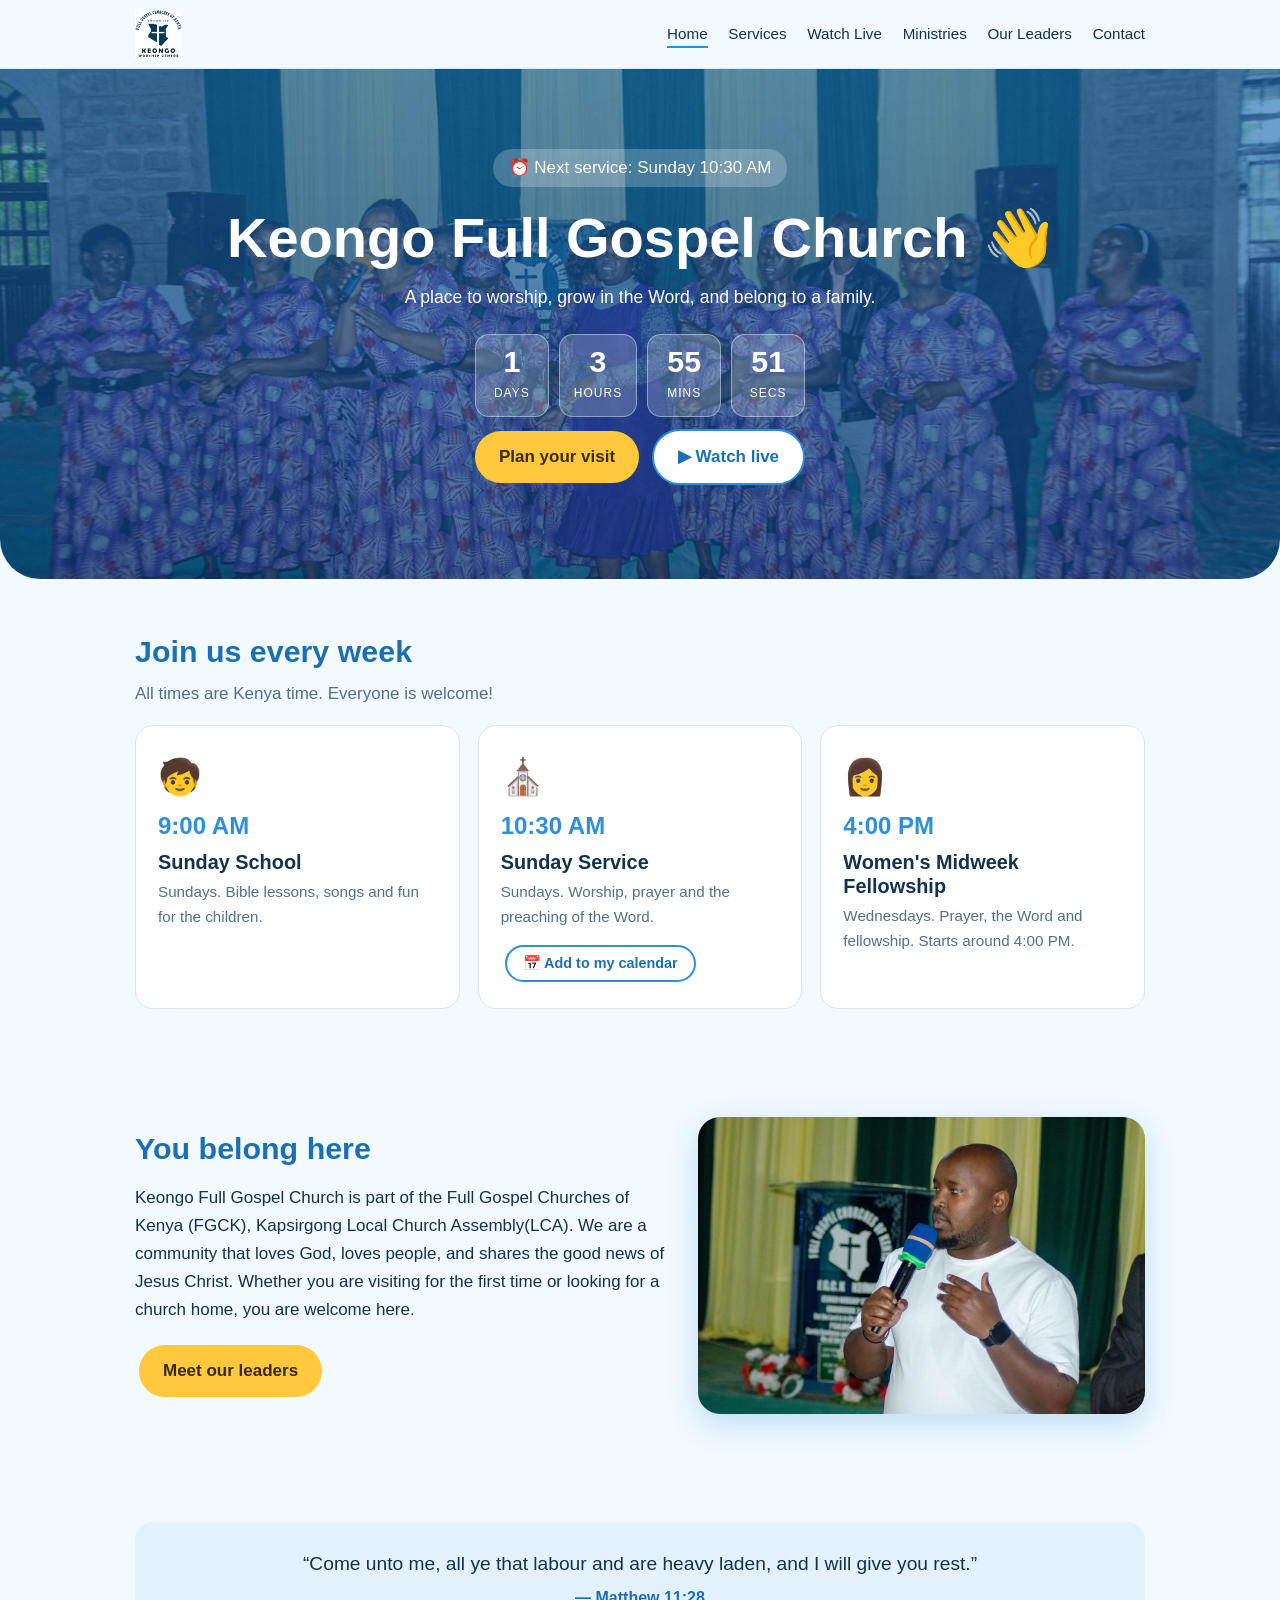
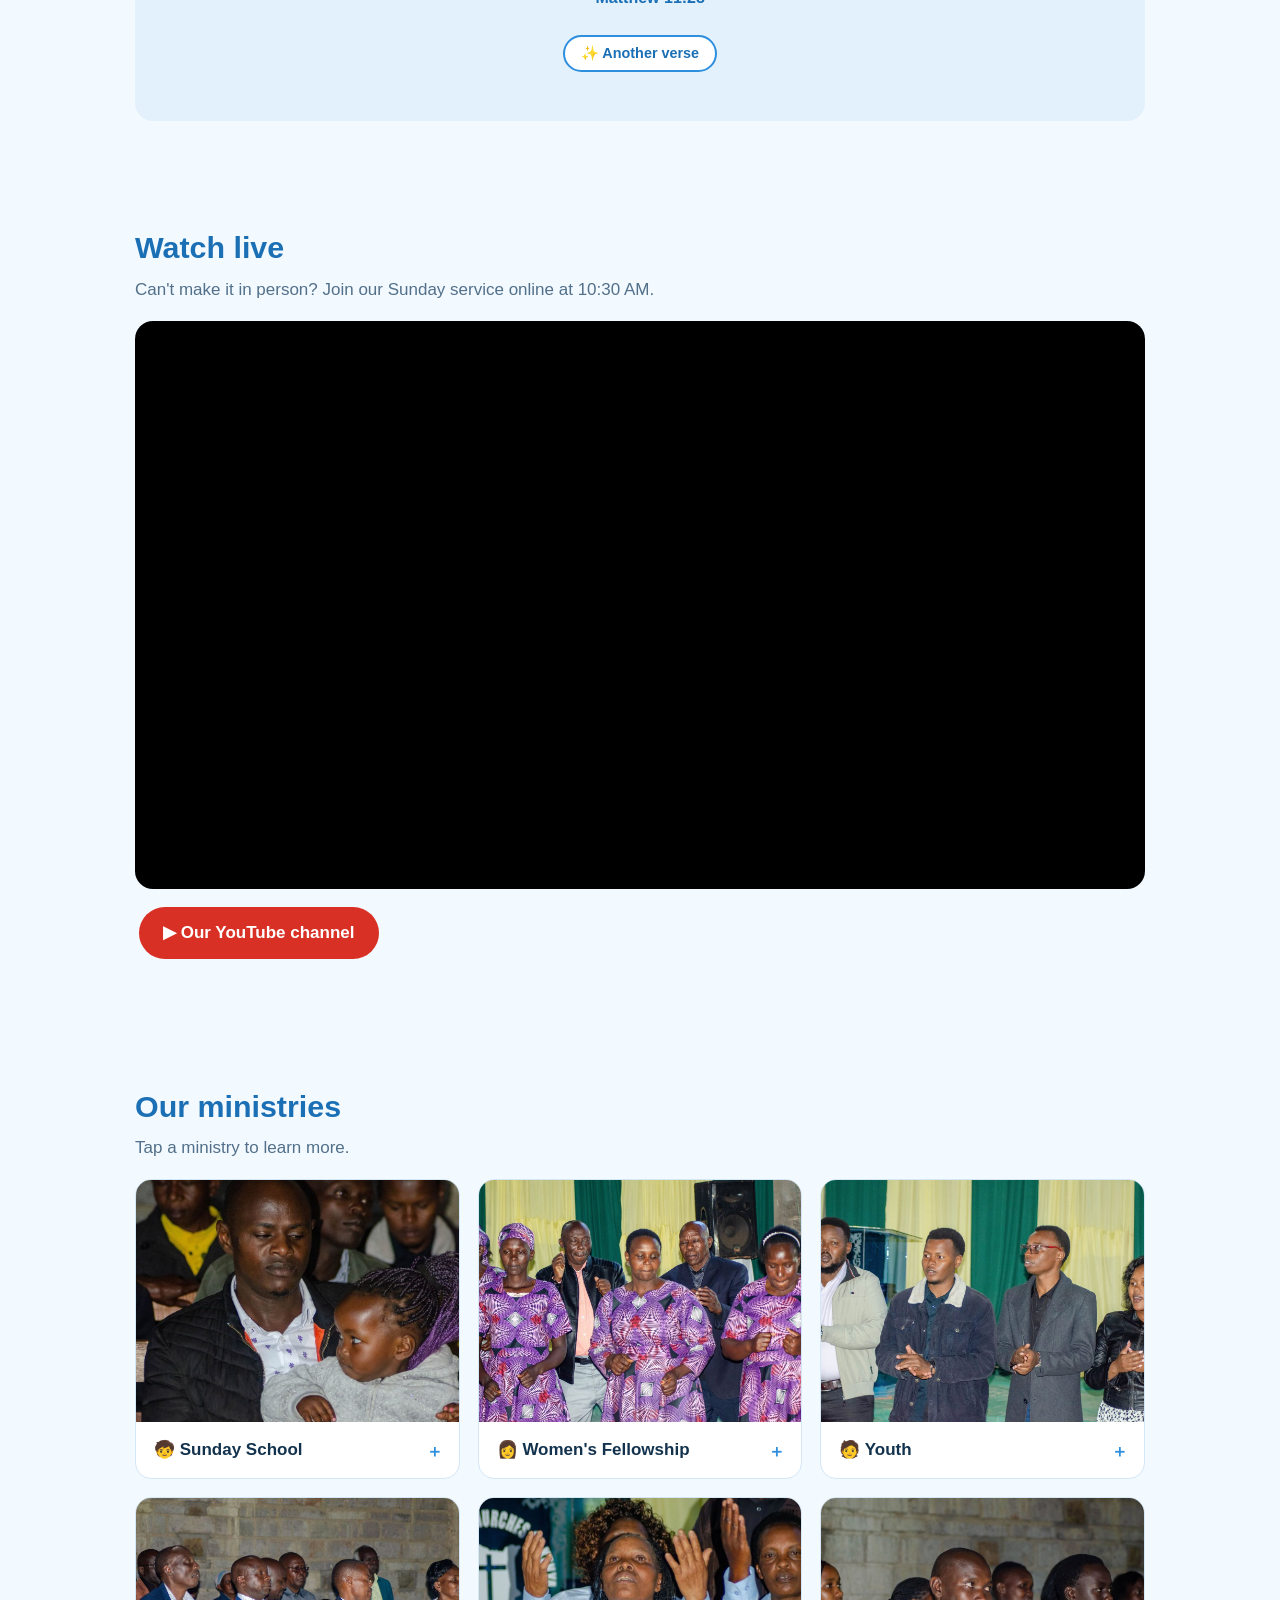
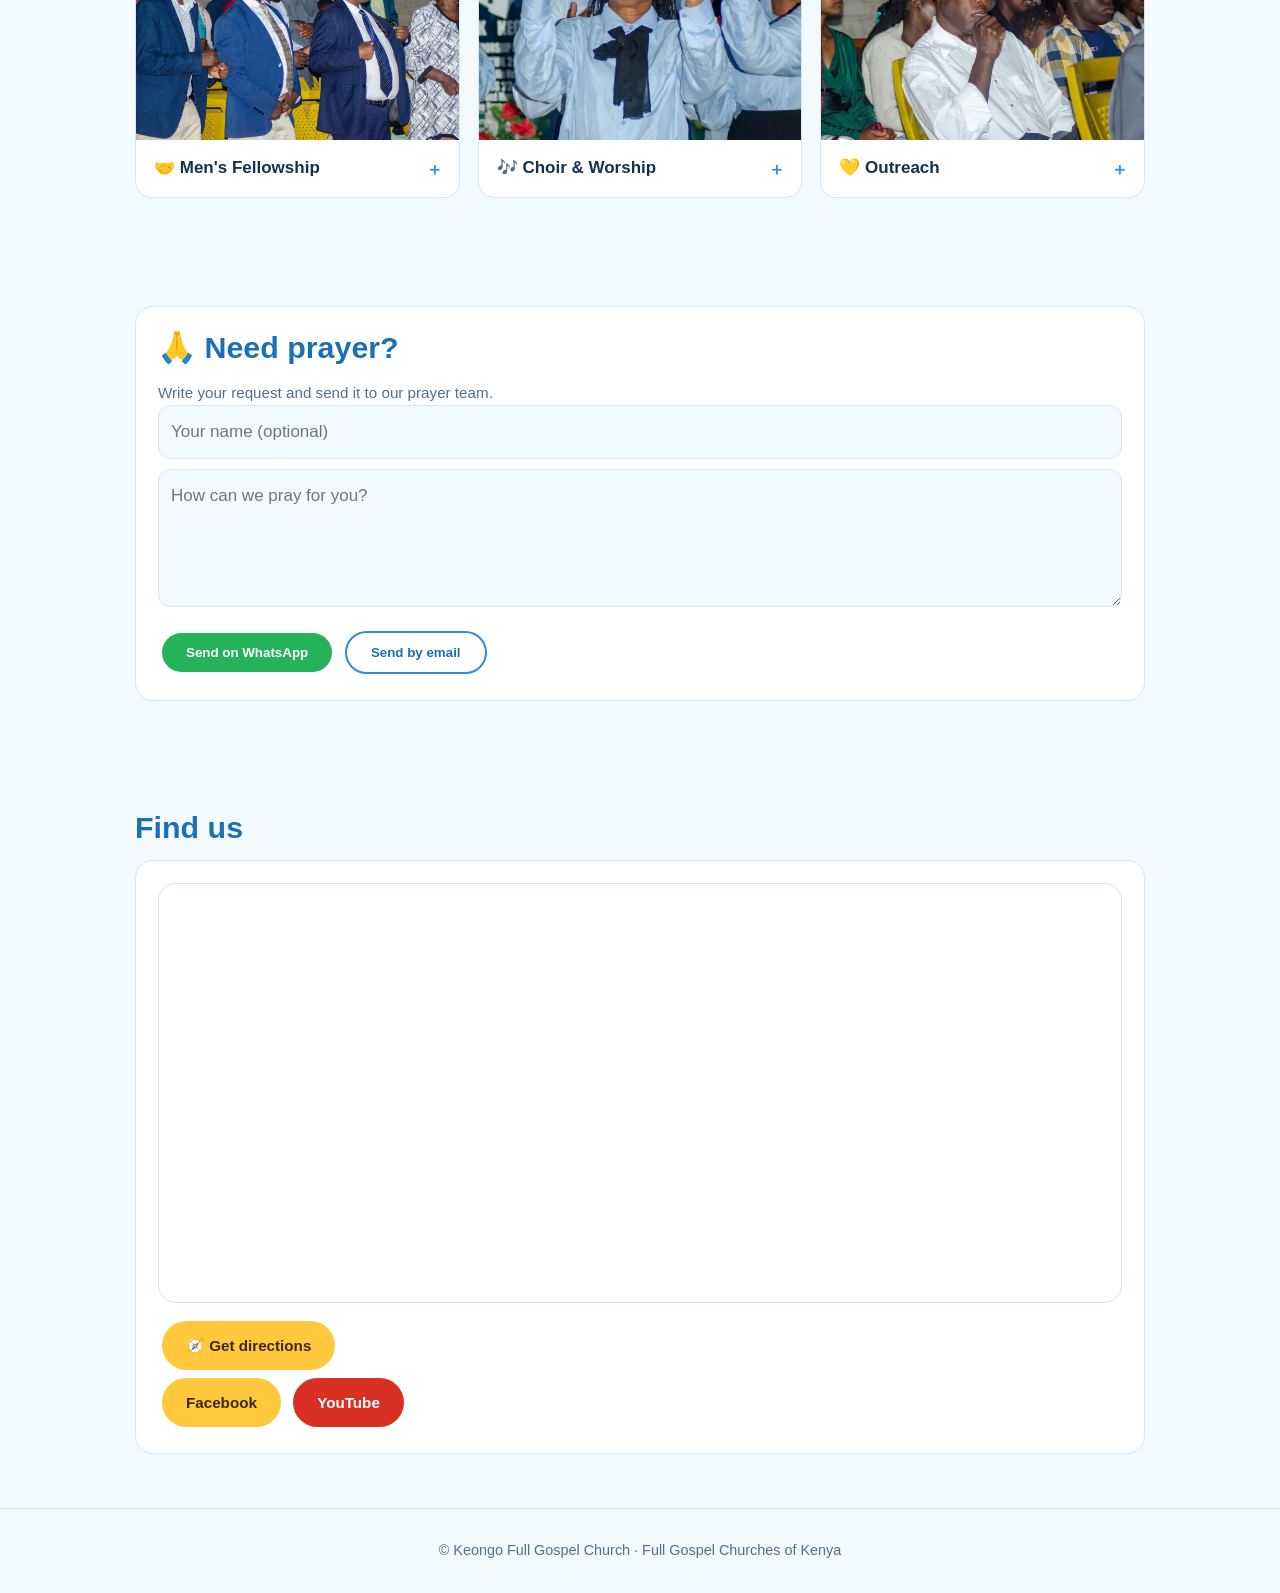
<file: index.html>
<!DOCTYPE html>
<html lang="en">
<head>
<meta charset="utf-8">
<meta name="viewport" content="width=device-width, initial-scale=1">
<title>Keongo Full Gospel Church</title>
<meta name="description" content="Keongo Full Gospel Church (FGCK) - service times, ministries, leaders and contacts.">
<link rel="stylesheet" href="style.css">
</head>
<body>
<header><nav>
  <a class="logo" href="index.html"><img src="photos/logo-small.png" alt="Keongo Full Gospel Church" onerror="this.replaceWith('✝ Keongo FGCK')"></a>
  <div>
    <a href="index.html" class="on">Home</a>
    <a href="index.html#times">Services</a>
    <a href="index.html#watch">Watch Live</a>
    <a href="index.html#ministries">Ministries</a>
    <a href="leaders.html">Our Leaders</a>
    <a href="index.html#contact">Contact</a>
  </div>
</nav></header>

<!-- ===== TOP BANNER (photo: photos/hero.jpg) ===== -->
<div class="hero">
  <div class="pill" id="pill">⏰ Next service: Sunday 10:30 AM</div>
  <h1> Keongo Full Gospel Church <span class="wave">👋</span></h1>
  <p>A place to worship, grow in the Word, and belong to a family.</p>
  <div class="cd" id="cd">
    <div><b id="cd-d">0</b><span>Days</span></div><div><b id="cd-h">0</b><span>Hours</span></div>
    <div><b id="cd-m">0</b><span>Mins</span></div><div><b id="cd-s">0</b><span>Secs</span></div>
  </div>
  <a class="btn" href="#times">Plan your visit</a>
  <a class="btn alt" href="#watch">▶ Watch live</a>
</div>

<!-- ===== SERVICE TIMES ===== -->
<section id="times">
  <h2 class="rv">Join us every week</h2>
  <p class="sub rv">All times are Kenya time. Everyone is welcome!</p>
  <div class="grid">
    <div class="card rv"><div class="ic">🧒</div><div class="time">9:00 AM</div><h3>Sunday School</h3><p>Sundays. Bible lessons, songs and fun for the children.</p></div>
    <div class="card rv"><div class="ic">⛪</div><div class="time">10:30 AM</div><h3>Sunday Service</h3><p>Sundays. Worship, prayer and the preaching of the Word.</p>
      <p style="margin-top:12px"><button class="btn sm alt" id="ics" type="button">📅 Add to my calendar</button></p></div>
    <div class="card rv"><div class="ic">👩</div><div class="time">4:00 PM</div><h3>Women's Midweek Fellowship</h3><p>Wednesdays. Prayer, the Word and fellowship. Starts around 4:00 PM.</p></div>
  </div>
</section>

<!-- ===== WELCOME ===== -->
<section id="about">
  <div class="about">
    <div class="rv">
      <h2>You belong here</h2>
      <p>Keongo Full Gospel Church is part of the Full Gospel Churches of Kenya (FGCK), Kapsirgong Local Church Assembly(LCA). We are a community that loves God, loves people, and shares the good news of Jesus Christ. Whether you are visiting for the first time or looking for a church home, you are welcome here.</p>
      <a class="btn" href="leaders.html">Meet our leaders</a>
    </div>
    <img class="rv" src="photos/welcome.jpg" alt="Speaking at Keongo FGC" onerror="this.style.display='none'">
  </div>
</section>

<!-- ===== VERSE ===== -->
<section>
  <div class="verse rv">
    <div id="vt"></div><small id="vr"></small>
    <p><button class="btn sm alt" id="vn" type="button">✨ Another verse</button></p>
  </div>
</section>

<!-- ===== WATCH LIVE (YouTube) =====
  EDIT: replace YOUR_CHANNEL_ID (starts with UC...) and YOUR_CHANNEL_URL (e.g. https://www.youtube.com/@YourChannel)
  Channel ID: YouTube Studio > Settings > Channel > Advanced settings. -->
<section id="watch">
  <h2 class="rv">Watch live</h2>
  <p class="sub rv">Can't make it in person? Join our Sunday service online at 10:30 AM.</p>
  <div class="video rv">
    <iframe src="https://www.youtube.com/embed/live_stream?channel=YOUR_CHANNEL_ID" title="Keongo Full Gospel Church live stream"
      allow="accelerometer; autoplay; encrypted-media; picture-in-picture; fullscreen" allowfullscreen loading="lazy"></iframe>
  </div>
  <p style="margin-top:14px"><a class="btn yt" href="https://www.youtube.com/@fgckkeongo3378" target="_blank" rel="noopener">▶ Our YouTube channel</a></p>
</section>

<!-- ===== MINISTRIES (tap a card to open) =====
  Each ministry has its own photo. To change one, edit the photos/photoN.jpg name in that line. -->
<section id="ministries">
  <h2 class="rv">Our ministries</h2>
  <p class="sub rv">Tap a ministry to learn more.</p>
  <div class="grid">
    <details class="mcard rv"><summary><img src="photos/photo4.jpg" alt="Children enjoying Sunday School" loading="lazy"><span>🧒 Sunday School</span></summary><p>Every Sunday from 9:00 AM, children learn the Bible through stories, songs and activities. Parents are welcome to stay.</p></details>
    <details class="mcard rv"><summary><img src="photos/photo12.jpg" alt="Women's fellowship singing in matching dresses" loading="lazy"><span>👩 Women's Fellowship</span></summary><p>Meets midweek from around 4:00 PM for prayer, Bible study and encouragement.</p></details>
    <details class="mcard rv"><summary><img src="photos/photo3.jpg" alt="Young people singing together" loading="lazy"><span>🧑 Youth</span></summary><p>Young people growing in faith, friendship and purpose.</p></details>
    <details class="mcard rv"><summary><img src="photos/photo6.jpg" alt="Church men worshipping" loading="lazy"><span>🤝 Men's Fellowship</span></summary><p>Brothers encouraging one another to lead and serve in Christ.</p></details>
    <details class="mcard rv"><summary><img src="photos/photo17.jpg" alt="Praise team with hands lifted" loading="lazy"><span>🎶 Choir &amp; Worship</span></summary><p>Leading the church in praise with voices, keyboard and drums. Want to join? Speak to our worship team.</p></details>
    <details class="mcard rv"><summary><img src="photos/photo5.jpg" alt="Congregation listening attentively" loading="lazy"><span>💛 Outreach</span></summary><p>Serving our community with love, prayer and practical help.</p></details>
  </div>
</section>

<!-- ===== PRAYER REQUEST ===== -->
<section id="prayer">
  <div class="card rv">
    <h2>🙏 Need prayer?</h2>
    <p class="sub">Write your request and send it to our prayer team.</p>
    <form onsubmit="return false">
      <input id="pn" placeholder="Your name (optional)">
      <textarea id="pr" rows="4" placeholder="How can we pray for you?"></textarea>
      <button class="btn wa" id="pw" type="button">Send on WhatsApp</button>
      <button class="btn alt" id="pe" type="button">Send by email</button>
    </form>
  </div>
</section>

<!-- ===== CONTACT (edit details in script.js, top of file) ===== -->
<section id="contact">
  <h2 class="rv">Find us</h2>
  <div class="card rv">
    <div class="map rv">
  <iframe src="https://www.google.com/maps?q=Keongo+Full+Gospel+Church+Kenya&output=embed"
    title="Keongo Full Gospel Church location" loading="lazy" allowfullscreen></iframe>
</div>
<p><a class="btn" href="https://www.google.com/maps/dir/?api=1&destination=Keongo+Full+Gospel+Church+Kenya" target="_blank" rel="noopener">🧭 Get directions</a></p>
    <p>
      <a class="btn" href="https://www.facebook.com/KeongoFGCK" target="_blank" rel="noopener">Facebook</a>
      <a class="btn yt" href="https://www.youtube.com/@fgckkeongo3378" target="_blank" rel="noopener">YouTube</a>
    </p>
  </div>
</section>

<footer>© Keongo Full Gospel Church · Full Gospel Churches of Kenya</footer>
<script src="script.js"></script>
</body>
</html>
</file>
<file: style.css>
:root{--bg:#f2f9ff;--card:#fff;--ink:#12324d;--muted:#52708a;--accent:#2d8fdd;--accent2:#1b6fb5;--sun:#ffc83d;--line:#d3e7f7;--soft:#e3f1fc}
@media (prefers-color-scheme:dark){:root{--bg:#0d1b2a;--card:#14283c;--ink:#e8f3fc;--muted:#9db7cc;--accent:#5db4f5;--accent2:#8cc9f8;--line:#24405a;--soft:#112336}}
*,*:before,*:after{box-sizing:border-box}
html{scroll-behavior:smooth;scroll-padding-top:70px}
body{margin:0;background:var(--bg);color:var(--ink);font:17px/1.65 "Segoe UI",Verdana,Arial,sans-serif}
img{max-width:100%}a{color:var(--accent2)}
h1,h2,h3{line-height:1.2}
header{position:sticky;top:0;z-index:10;background:color-mix(in srgb,var(--bg) 90%,transparent);backdrop-filter:blur(8px);border-bottom:1px solid var(--line)}
nav{max-width:1050px;margin:auto;display:flex;justify-content:space-between;align-items:center;padding:10px 20px;flex-wrap:wrap;gap:6px}
nav b{color:var(--accent2);font-size:1.1rem;text-decoration:none}
nav div a{margin-left:16px;color:var(--ink);text-decoration:none;font-size:.95rem;padding:4px 0;border-bottom:2px solid transparent}
nav div a:hover,nav div a.on{border-color:var(--accent)}
.hero{background:linear-gradient(rgba(25,110,185,.62),rgba(10,60,120,.72)),url("photos/hero.jpg") center/cover,linear-gradient(160deg,#5eb4f2,#2d8fdd);color:#fff;text-align:center;padding:80px 20px 90px;border-radius:0 0 40px 40px}
.hero.small{padding:60px 20px 70px}
.hero h1{font-size:clamp(2rem,6vw,3.5rem);margin:.2em 0}
.hero p{max-width:560px;margin:0 auto 22px;font-size:1.1rem}
.wave{display:inline-block;animation:w 2.4s infinite;transform-origin:70% 70%}
@keyframes w{0%,60%,100%{transform:rotate(0)}10%,30%{transform:rotate(14deg)}20%,40%{transform:rotate(-8deg)}50%{transform:rotate(10deg)}}
.btn{display:inline-block;background:var(--sun);color:#3b2a00;padding:12px 24px;border-radius:30px;text-decoration:none;font-weight:700;border:0;cursor:pointer;font:700 1rem inherit;font-family:inherit;margin:4px;transition:transform .15s,box-shadow .15s}
.btn:hover{transform:translateY(-3px);box-shadow:0 8px 18px rgba(0,0,0,.2)}
.btn.alt{background:var(--card);color:var(--accent2);border:2px solid var(--accent)}
.btn.yt{background:#d93025;color:#fff}.btn.wa{background:#25b35a;color:#fff}.btn.sm{padding:8px 16px;font-size:.9rem}
.cd{display:flex;gap:10px;justify-content:center;margin:18px 0 8px;flex-wrap:wrap}
.cd div{background:rgba(255,255,255,.2);border:1px solid rgba(255,255,255,.4);border-radius:14px;padding:10px 14px;min-width:74px}
.cd b{display:block;font-size:1.9rem;line-height:1.1}.cd span{font-size:.75rem;text-transform:uppercase;letter-spacing:1px}
.pill{display:inline-block;background:rgba(255,255,255,.22);border-radius:30px;padding:5px 16px;margin-bottom:6px}
.pill.live{background:#d93025;animation:pulse 1.4s infinite}
@keyframes pulse{50%{opacity:.6}}
section{max-width:1050px;margin:auto;padding:54px 20px}
h2{color:var(--accent2);font-size:1.9rem;margin:0 0 .5em}
.sub{color:var(--muted);margin-top:-.3em}
.grid{display:grid;grid-template-columns:repeat(auto-fit,minmax(240px,1fr));gap:18px}
.card{background:var(--card);border:1px solid var(--line);border-radius:18px;padding:22px;transition:transform .2s,box-shadow .2s}
.card:hover{transform:translateY(-5px);box-shadow:0 12px 26px rgba(45,143,221,.18)}
.card h3{margin:.3em 0 .2em}.card p{margin:0;color:var(--muted);font-size:.95rem}
.ic{font-size:2.2rem}.time{font-size:1.5rem;font-weight:800;color:var(--accent)}
.ph{background:#fff3c4;color:#3b2a00;padding:0 5px;border-radius:4px}
.about{display:grid;gap:26px;align-items:center}@media(min-width:760px){.about{grid-template-columns:1.2fr 1fr}}
.about img{width:100%;border-radius:22px;display:block;box-shadow:0 10px 30px rgba(45,143,221,.25);transform:rotate(1.5deg)}
.verse{background:var(--soft);border-radius:18px;padding:26px;text-align:center;font-size:1.2rem}
.verse small{display:block;color:var(--accent2);font-weight:700;margin-top:6px}
.video{position:relative;aspect-ratio:16/9;border-radius:18px;overflow:hidden;background:#000}
.video iframe{position:absolute;inset:0;width:100%;height:100%;border:0}
details{background:var(--card);border:1px solid var(--line);border-radius:16px;padding:14px 18px}
details[open]{border-color:var(--accent);box-shadow:0 6px 18px rgba(45,143,221,.15)}
summary{cursor:pointer;font-weight:700;list-style:none}summary::-webkit-details-marker{display:none}
summary:after{content:"＋";float:right;color:var(--accent)}details[open] summary:after{content:"－"}
details p{margin:10px 0 0;color:var(--muted);font-size:.95rem}
.gallery{display:grid;grid-template-columns:repeat(auto-fill,minmax(210px,1fr));gap:12px}
.gallery img{width:100%;aspect-ratio:4/3;object-fit:cover;object-position:center 25%;border-radius:14px;display:block;cursor:zoom-in;transition:transform .25s}
.gallery img:hover{transform:scale(1.04) rotate(-.6deg)}
#lb{position:fixed;inset:0;background:rgba(5,25,45,.93);display:none;align-items:center;justify-content:center;z-index:30}
#lb img{max-width:92vw;max-height:88vh;border-radius:8px}
#lb button{position:absolute;background:rgba(255,255,255,.2);color:#fff;border:0;font-size:1.8rem;width:48px;height:48px;border-radius:50%;cursor:pointer}
#lb .x{top:16px;right:16px}#lb .p{left:12px}#lb .n{right:12px}
form input,form textarea{width:100%;padding:12px;border:1px solid var(--line);border-radius:12px;font:inherit;background:var(--bg);color:var(--ink);margin-bottom:10px}
.person{text-align:center}
.av{width:120px;height:120px;border-radius:50%;margin:0 auto 10px;background:linear-gradient(135deg,#7cc4f5,#2d8fdd);color:#fff;font-size:2.2rem;font-weight:800;display:flex;align-items:center;justify-content:center;overflow:hidden}
.av img{width:100%;height:100%;object-fit:cover}
.person .role{color:var(--accent2);font-weight:700;font-size:.9rem}
.person.big{max-width:420px;margin:0 auto 26px;border:2px solid var(--accent)}.person.big .av{width:160px;height:160px}
footer{text-align:center;padding:30px 20px;color:var(--muted);border-top:1px solid var(--line);font-size:.9rem}
.js .rv{opacity:0;transform:translateY(26px);transition:opacity .6s,transform .6s}.js .rv.in{opacity:1;transform:none}
@media (prefers-reduced-motion:reduce){*{animation:none!important;transition:none!important}.js .rv{opacity:1;transform:none}}
.av img+span{display:none}

.mcard{padding:0;overflow:hidden}
.mcard summary{position:relative}
.mcard summary:after{position:absolute;right:16px;bottom:12px;float:none}
.mcard img{width:100%;aspect-ratio:4/3;object-fit:cover;object-position:center 25%;display:block;transition:transform .3s}
.mcard:hover img{transform:scale(1.05)}
.mcard summary{overflow:hidden}
.mcard span{display:block;padding:14px 46px 14px 18px;font-weight:700}
.mcard p{padding:0 18px 18px;margin:0}
.map{position:relative;aspect-ratio:16/9;max-height:420px;width:100%;border-radius:18px;overflow:hidden;border:1px solid var(--line);margin-bottom:14px}
.map iframe{position:absolute;inset:0;width:100%;height:100%;border:0}
.logo{display:flex;align-items:center;text-decoration:none}
.logo img{height:48px;width:auto;display:block}
</file>
